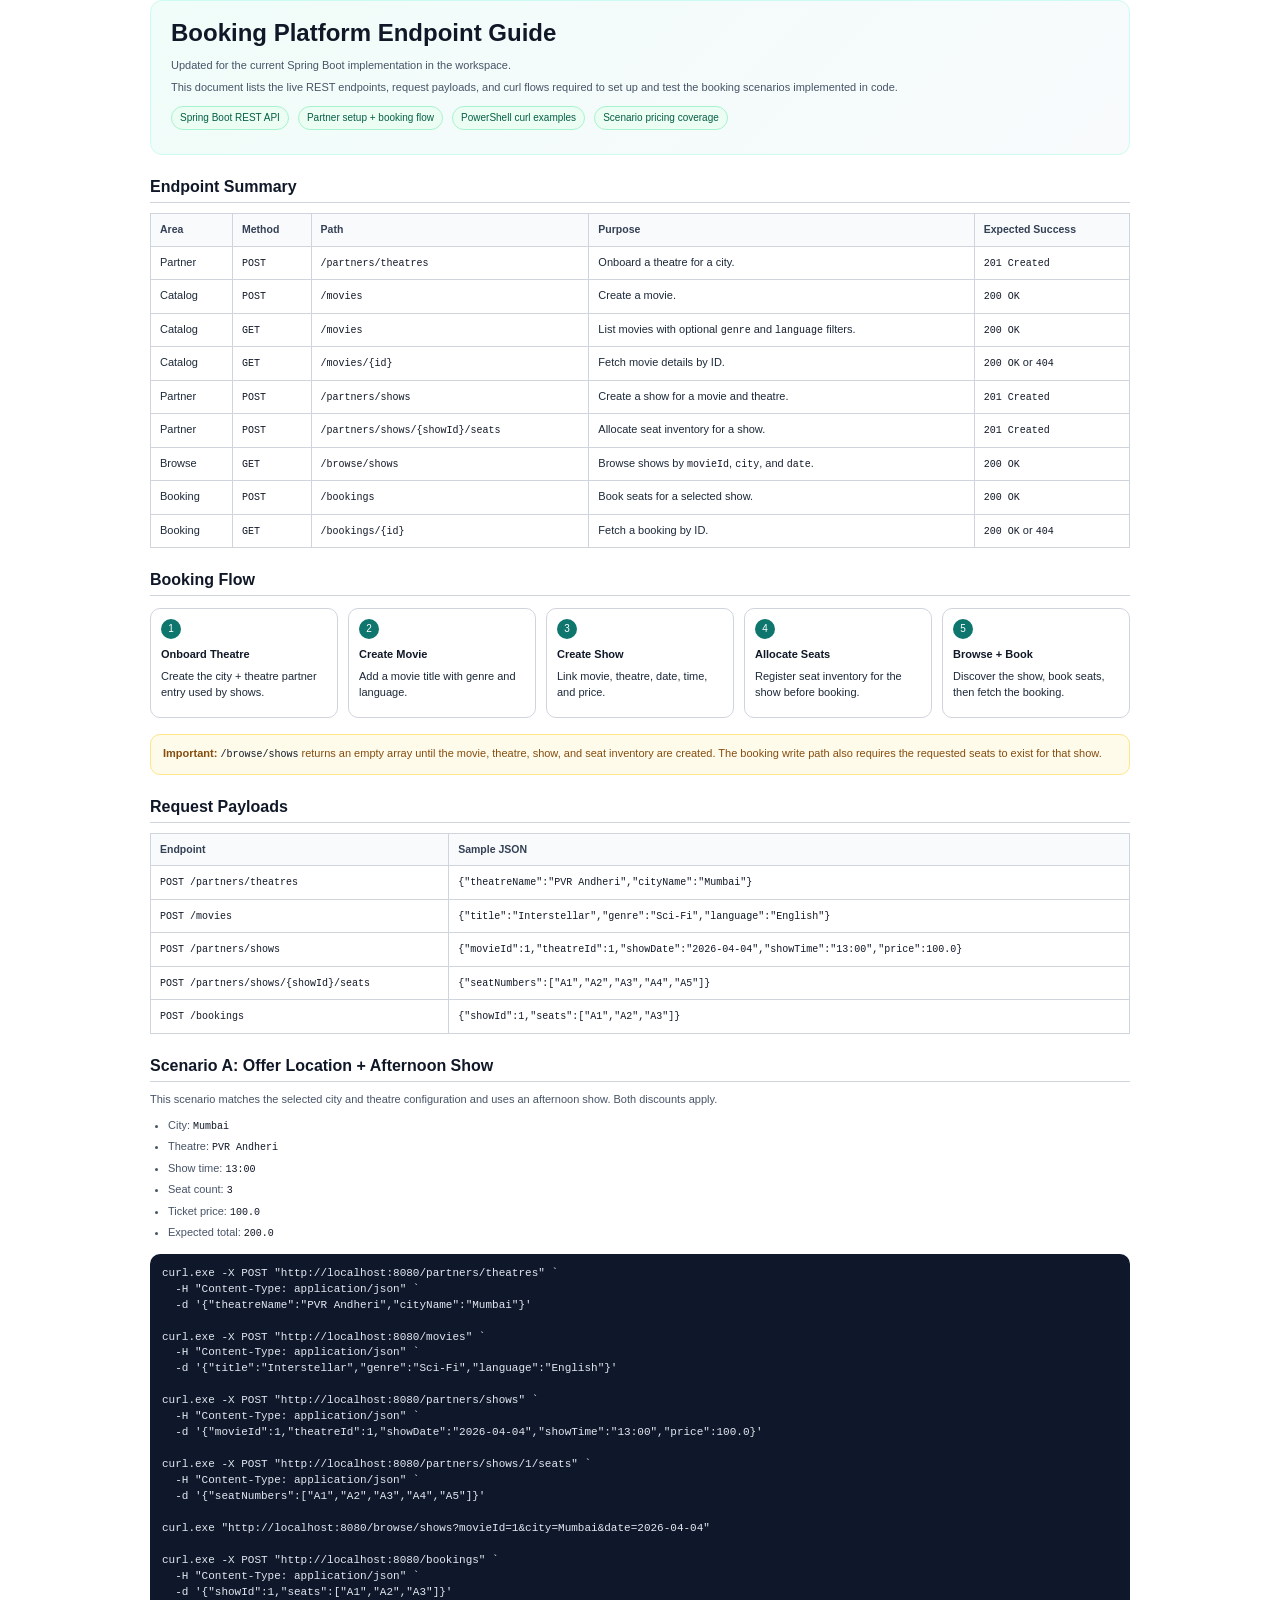
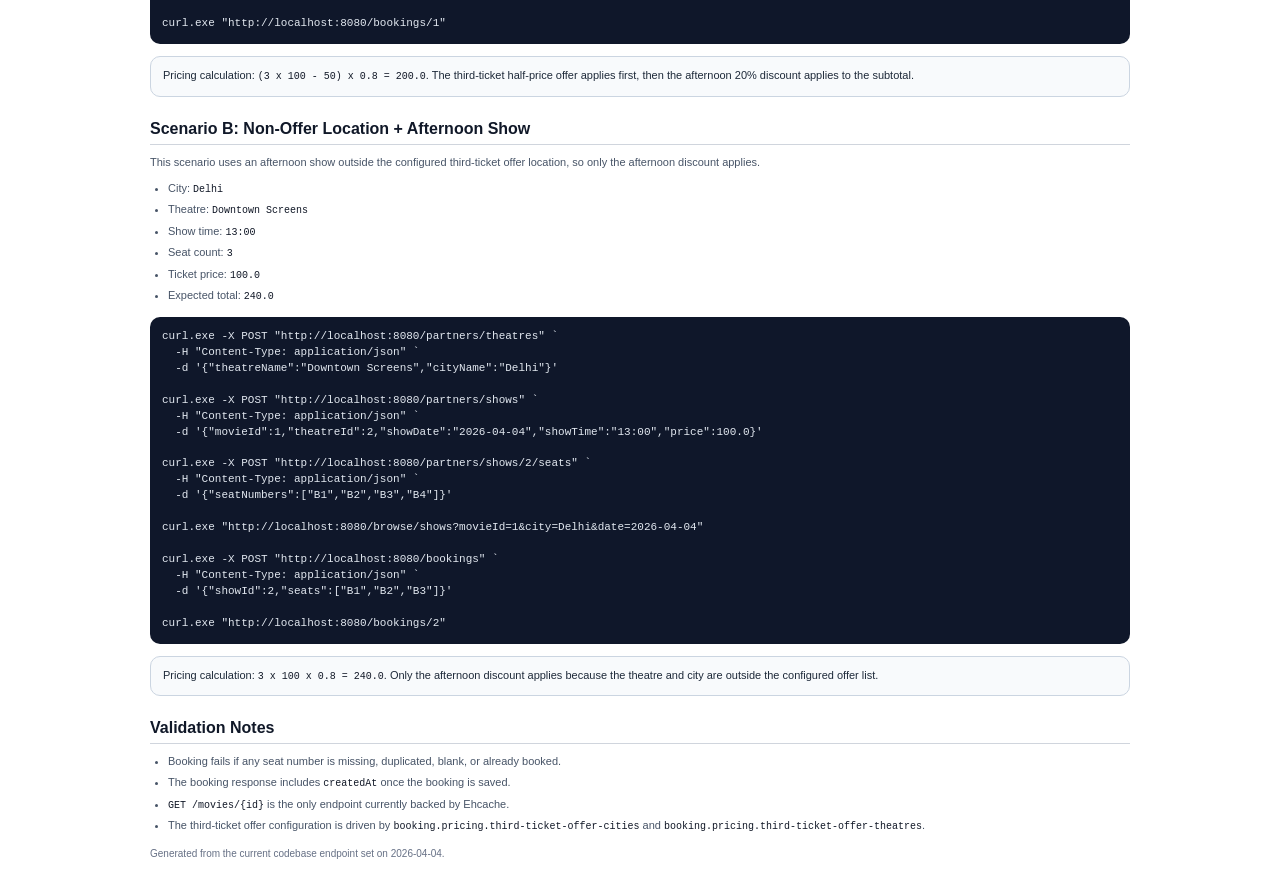
<file: booking_endpoints.html>
<!DOCTYPE html>
<html lang="en">
<head>
  <meta charset="UTF-8">
  <title>Booking Platform Endpoints</title>
  <style>
    :root {
      --ink: #1d2939;
      --muted: #475467;
      --line: #d0d5dd;
      --soft: #f8fafc;
      --accent: #0f766e;
      --accent-soft: #ecfdf3;
      --warn: #854d0e;
      --warn-soft: #fffbeb;
    }

    @page {
      size: A4;
      margin: 0.55in;
    }

    body {
      font-family: "Segoe UI", Arial, sans-serif;
      color: var(--ink);
      margin: 0;
      line-height: 1.45;
      font-size: 11px;
      background: #fff;
    }

    .page {
      max-width: 980px;
      margin: 0 auto;
    }

    h1, h2, h3 {
      margin: 0 0 10px;
      line-height: 1.2;
    }

    h1 {
      font-size: 24px;
      color: #101828;
    }

    h2 {
      font-size: 16px;
      color: #101828;
      padding-bottom: 6px;
      border-bottom: 1px solid var(--line);
      margin-top: 22px;
    }

    h3 {
      font-size: 13px;
      margin-top: 16px;
    }

    p {
      margin: 0 0 10px;
      color: var(--muted);
    }

    .hero {
      padding: 18px 20px;
      background: linear-gradient(135deg, #f0fdf9, #f8fafc);
      border: 1px solid #ccfbf1;
      border-radius: 12px;
      margin-bottom: 18px;
    }

    .hero p {
      margin-bottom: 6px;
    }

    .tag-row {
      margin-top: 10px;
    }

    .tag {
      display: inline-block;
      padding: 4px 8px;
      border-radius: 999px;
      border: 1px solid #a7f3d0;
      background: var(--accent-soft);
      color: #065f46;
      font-size: 10px;
      margin-right: 6px;
      margin-bottom: 6px;
    }

    table {
      width: 100%;
      border-collapse: collapse;
      margin: 10px 0 14px;
      page-break-inside: avoid;
    }

    th, td {
      border: 1px solid var(--line);
      padding: 8px 9px;
      text-align: left;
      vertical-align: top;
    }

    th {
      background: var(--soft);
      color: #344054;
      font-size: 10.5px;
    }

    code {
      font-family: Consolas, "Courier New", monospace;
      font-size: 10px;
      color: #111827;
    }

    pre {
      background: #0f172a;
      color: #e2e8f0;
      padding: 12px;
      border-radius: 10px;
      overflow-x: auto;
      white-space: pre-wrap;
      word-break: break-word;
      margin: 8px 0 12px;
      page-break-inside: avoid;
    }

    .note, .warning {
      border-radius: 10px;
      padding: 11px 12px;
      margin: 10px 0 14px;
      page-break-inside: avoid;
    }

    .note {
      background: #f8fafc;
      border: 1px solid #cbd5e1;
    }

    .warning {
      background: var(--warn-soft);
      border: 1px solid #fde68a;
      color: var(--warn);
    }

    .flow {
      display: grid;
      grid-template-columns: repeat(5, 1fr);
      gap: 10px;
      margin: 12px 0 16px;
      page-break-inside: avoid;
    }

    .step {
      border: 1px solid var(--line);
      border-radius: 10px;
      padding: 10px;
      background: #fff;
      min-height: 88px;
    }

    .step .num {
      display: inline-block;
      width: 20px;
      height: 20px;
      border-radius: 50%;
      background: #0f766e;
      color: #fff;
      text-align: center;
      line-height: 20px;
      font-size: 10px;
      margin-bottom: 8px;
    }

    .step strong {
      display: block;
      margin-bottom: 6px;
      color: #101828;
    }

    ul {
      margin: 8px 0 12px 18px;
      padding: 0;
      color: var(--muted);
    }

    li {
      margin-bottom: 5px;
    }

    .small {
      font-size: 10px;
      color: #667085;
    }

    .page-break {
      page-break-before: always;
    }
  </style>
</head>
<body>
  <div class="page">
    <section class="hero">
      <h1>Booking Platform Endpoint Guide</h1>
      <p>Updated for the current Spring Boot implementation in the workspace.</p>
      <p>This document lists the live REST endpoints, request payloads, and curl flows required to set up and test the booking scenarios implemented in code.</p>
      <div class="tag-row">
        <span class="tag">Spring Boot REST API</span>
        <span class="tag">Partner setup + booking flow</span>
        <span class="tag">PowerShell curl examples</span>
        <span class="tag">Scenario pricing coverage</span>
      </div>
    </section>

    <h2>Endpoint Summary</h2>
    <table>
      <thead>
        <tr>
          <th>Area</th>
          <th>Method</th>
          <th>Path</th>
          <th>Purpose</th>
          <th>Expected Success</th>
        </tr>
      </thead>
      <tbody>
        <tr>
          <td>Partner</td>
          <td><code>POST</code></td>
          <td><code>/partners/theatres</code></td>
          <td>Onboard a theatre for a city.</td>
          <td><code>201 Created</code></td>
        </tr>
        <tr>
          <td>Catalog</td>
          <td><code>POST</code></td>
          <td><code>/movies</code></td>
          <td>Create a movie.</td>
          <td><code>200 OK</code></td>
        </tr>
        <tr>
          <td>Catalog</td>
          <td><code>GET</code></td>
          <td><code>/movies</code></td>
          <td>List movies with optional <code>genre</code> and <code>language</code> filters.</td>
          <td><code>200 OK</code></td>
        </tr>
        <tr>
          <td>Catalog</td>
          <td><code>GET</code></td>
          <td><code>/movies/{id}</code></td>
          <td>Fetch movie details by ID.</td>
          <td><code>200 OK</code> or <code>404</code></td>
        </tr>
        <tr>
          <td>Partner</td>
          <td><code>POST</code></td>
          <td><code>/partners/shows</code></td>
          <td>Create a show for a movie and theatre.</td>
          <td><code>201 Created</code></td>
        </tr>
        <tr>
          <td>Partner</td>
          <td><code>POST</code></td>
          <td><code>/partners/shows/{showId}/seats</code></td>
          <td>Allocate seat inventory for a show.</td>
          <td><code>201 Created</code></td>
        </tr>
        <tr>
          <td>Browse</td>
          <td><code>GET</code></td>
          <td><code>/browse/shows</code></td>
          <td>Browse shows by <code>movieId</code>, <code>city</code>, and <code>date</code>.</td>
          <td><code>200 OK</code></td>
        </tr>
        <tr>
          <td>Booking</td>
          <td><code>POST</code></td>
          <td><code>/bookings</code></td>
          <td>Book seats for a selected show.</td>
          <td><code>200 OK</code></td>
        </tr>
        <tr>
          <td>Booking</td>
          <td><code>GET</code></td>
          <td><code>/bookings/{id}</code></td>
          <td>Fetch a booking by ID.</td>
          <td><code>200 OK</code> or <code>404</code></td>
        </tr>
      </tbody>
    </table>

    <h2>Booking Flow</h2>
    <div class="flow">
      <div class="step">
        <div class="num">1</div>
        <strong>Onboard Theatre</strong>
        Create the city + theatre partner entry used by shows.
      </div>
      <div class="step">
        <div class="num">2</div>
        <strong>Create Movie</strong>
        Add a movie title with genre and language.
      </div>
      <div class="step">
        <div class="num">3</div>
        <strong>Create Show</strong>
        Link movie, theatre, date, time, and price.
      </div>
      <div class="step">
        <div class="num">4</div>
        <strong>Allocate Seats</strong>
        Register seat inventory for the show before booking.
      </div>
      <div class="step">
        <div class="num">5</div>
        <strong>Browse + Book</strong>
        Discover the show, book seats, then fetch the booking.
      </div>
    </div>

    <div class="warning">
      <strong>Important:</strong> <code>/browse/shows</code> returns an empty array until the movie, theatre, show, and seat inventory are created. The booking write path also requires the requested seats to exist for that show.
    </div>

    <h2>Request Payloads</h2>
    <table>
      <thead>
        <tr>
          <th>Endpoint</th>
          <th>Sample JSON</th>
        </tr>
      </thead>
      <tbody>
        <tr>
          <td><code>POST /partners/theatres</code></td>
          <td><code>{"theatreName":"PVR Andheri","cityName":"Mumbai"}</code></td>
        </tr>
        <tr>
          <td><code>POST /movies</code></td>
          <td><code>{"title":"Interstellar","genre":"Sci-Fi","language":"English"}</code></td>
        </tr>
        <tr>
          <td><code>POST /partners/shows</code></td>
          <td><code>{"movieId":1,"theatreId":1,"showDate":"2026-04-04","showTime":"13:00","price":100.0}</code></td>
        </tr>
        <tr>
          <td><code>POST /partners/shows/{showId}/seats</code></td>
          <td><code>{"seatNumbers":["A1","A2","A3","A4","A5"]}</code></td>
        </tr>
        <tr>
          <td><code>POST /bookings</code></td>
          <td><code>{"showId":1,"seats":["A1","A2","A3"]}</code></td>
        </tr>
      </tbody>
    </table>

    <div class="page-break"></div>

    <h2>Scenario A: Offer Location + Afternoon Show</h2>
    <p>This scenario matches the selected city and theatre configuration and uses an afternoon show. Both discounts apply.</p>
    <ul>
      <li>City: <code>Mumbai</code></li>
      <li>Theatre: <code>PVR Andheri</code></li>
      <li>Show time: <code>13:00</code></li>
      <li>Seat count: <code>3</code></li>
      <li>Ticket price: <code>100.0</code></li>
      <li>Expected total: <code>200.0</code></li>
    </ul>
    <pre>curl.exe -X POST "http://localhost:8080/partners/theatres" `
  -H "Content-Type: application/json" `
  -d '{"theatreName":"PVR Andheri","cityName":"Mumbai"}'

curl.exe -X POST "http://localhost:8080/movies" `
  -H "Content-Type: application/json" `
  -d '{"title":"Interstellar","genre":"Sci-Fi","language":"English"}'

curl.exe -X POST "http://localhost:8080/partners/shows" `
  -H "Content-Type: application/json" `
  -d '{"movieId":1,"theatreId":1,"showDate":"2026-04-04","showTime":"13:00","price":100.0}'

curl.exe -X POST "http://localhost:8080/partners/shows/1/seats" `
  -H "Content-Type: application/json" `
  -d '{"seatNumbers":["A1","A2","A3","A4","A5"]}'

curl.exe "http://localhost:8080/browse/shows?movieId=1&city=Mumbai&date=2026-04-04"

curl.exe -X POST "http://localhost:8080/bookings" `
  -H "Content-Type: application/json" `
  -d '{"showId":1,"seats":["A1","A2","A3"]}'

curl.exe "http://localhost:8080/bookings/1"</pre>

    <div class="note">
      Pricing calculation: <code>(3 x 100 - 50) x 0.8 = 200.0</code>. The third-ticket half-price offer applies first, then the afternoon 20% discount applies to the subtotal.
    </div>

    <h2>Scenario B: Non-Offer Location + Afternoon Show</h2>
    <p>This scenario uses an afternoon show outside the configured third-ticket offer location, so only the afternoon discount applies.</p>
    <ul>
      <li>City: <code>Delhi</code></li>
      <li>Theatre: <code>Downtown Screens</code></li>
      <li>Show time: <code>13:00</code></li>
      <li>Seat count: <code>3</code></li>
      <li>Ticket price: <code>100.0</code></li>
      <li>Expected total: <code>240.0</code></li>
    </ul>
    <pre>curl.exe -X POST "http://localhost:8080/partners/theatres" `
  -H "Content-Type: application/json" `
  -d '{"theatreName":"Downtown Screens","cityName":"Delhi"}'

curl.exe -X POST "http://localhost:8080/partners/shows" `
  -H "Content-Type: application/json" `
  -d '{"movieId":1,"theatreId":2,"showDate":"2026-04-04","showTime":"13:00","price":100.0}'

curl.exe -X POST "http://localhost:8080/partners/shows/2/seats" `
  -H "Content-Type: application/json" `
  -d '{"seatNumbers":["B1","B2","B3","B4"]}'

curl.exe "http://localhost:8080/browse/shows?movieId=1&city=Delhi&date=2026-04-04"

curl.exe -X POST "http://localhost:8080/bookings" `
  -H "Content-Type: application/json" `
  -d '{"showId":2,"seats":["B1","B2","B3"]}'

curl.exe "http://localhost:8080/bookings/2"</pre>

    <div class="note">
      Pricing calculation: <code>3 x 100 x 0.8 = 240.0</code>. Only the afternoon discount applies because the theatre and city are outside the configured offer list.
    </div>

    <h2>Validation Notes</h2>
    <ul>
      <li>Booking fails if any seat number is missing, duplicated, blank, or already booked.</li>
      <li>The booking response includes <code>createdAt</code> once the booking is saved.</li>
      <li><code>GET /movies/{id}</code> is the only endpoint currently backed by Ehcache.</li>
      <li>The third-ticket offer configuration is driven by <code>booking.pricing.third-ticket-offer-cities</code> and <code>booking.pricing.third-ticket-offer-theatres</code>.</li>
    </ul>

    <p class="small">Generated from the current codebase endpoint set on 2026-04-04.</p>
  </div>
</body>
</html>
</file>
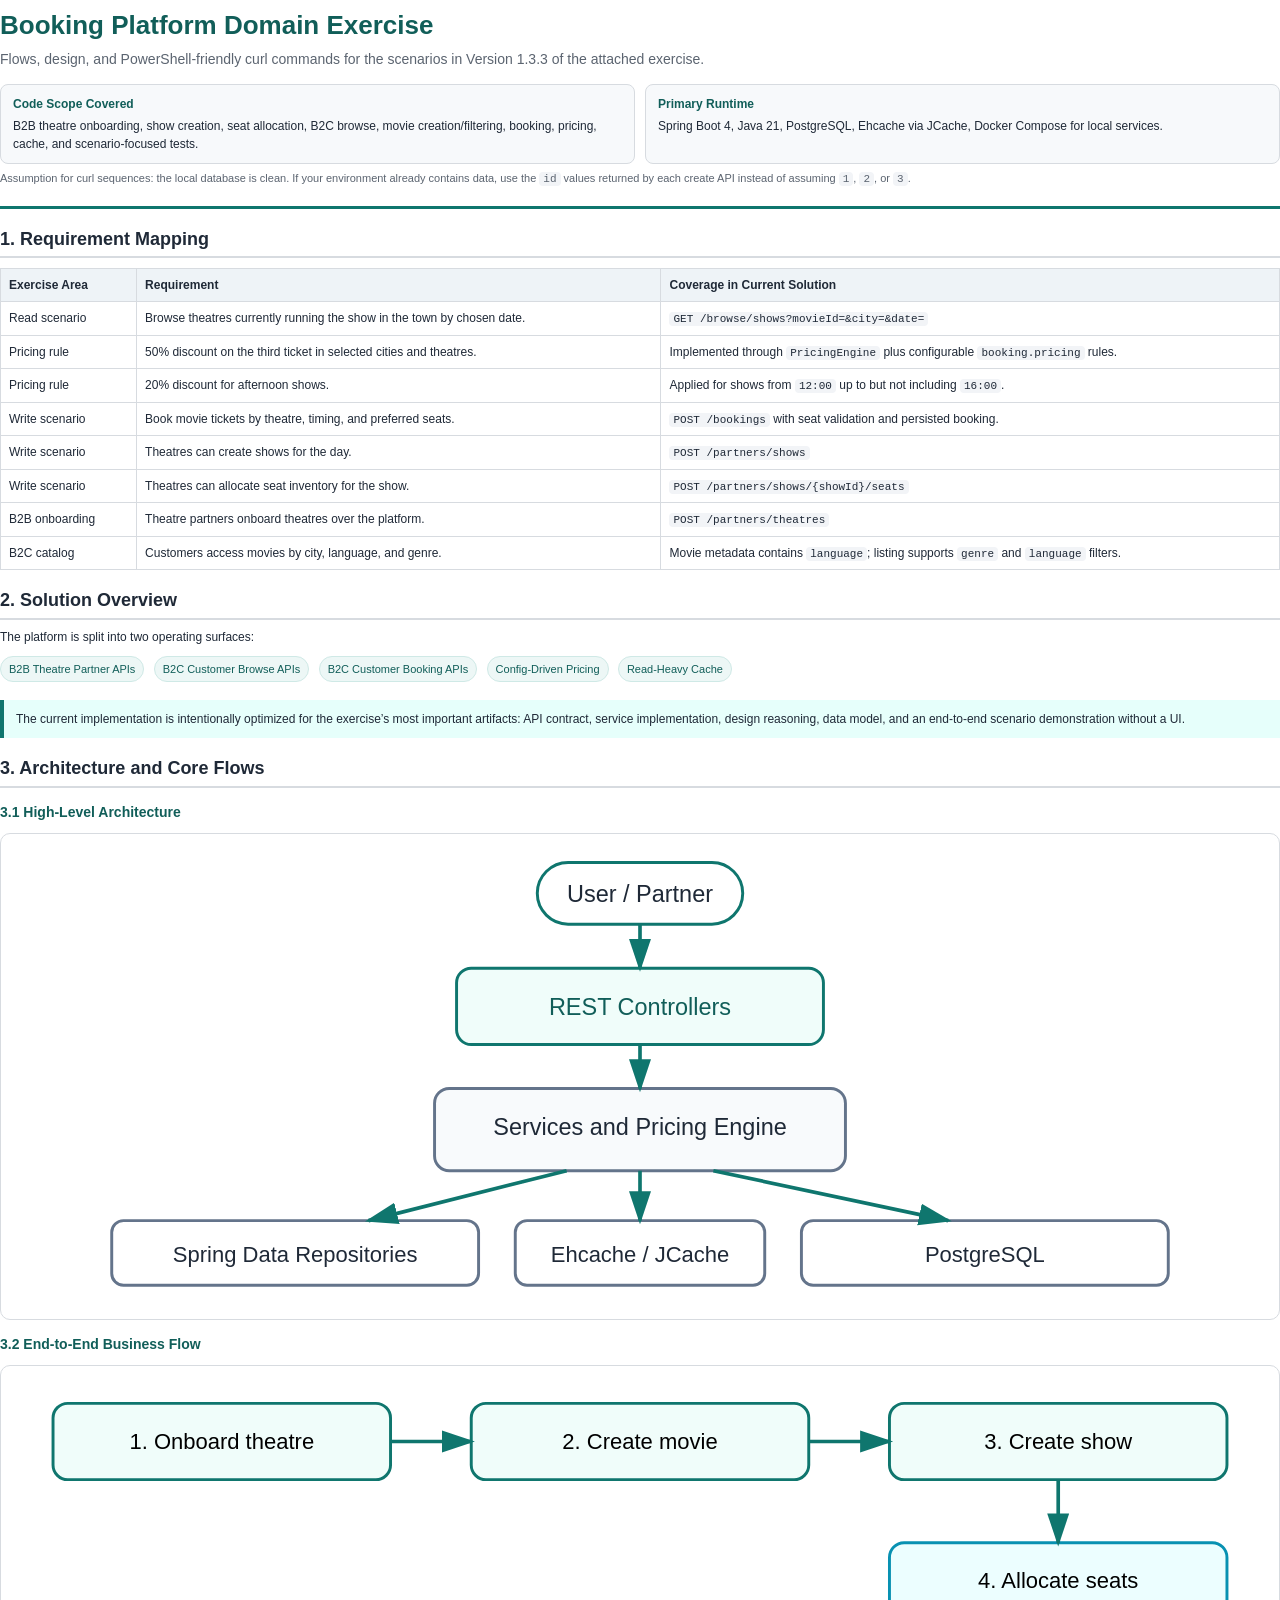
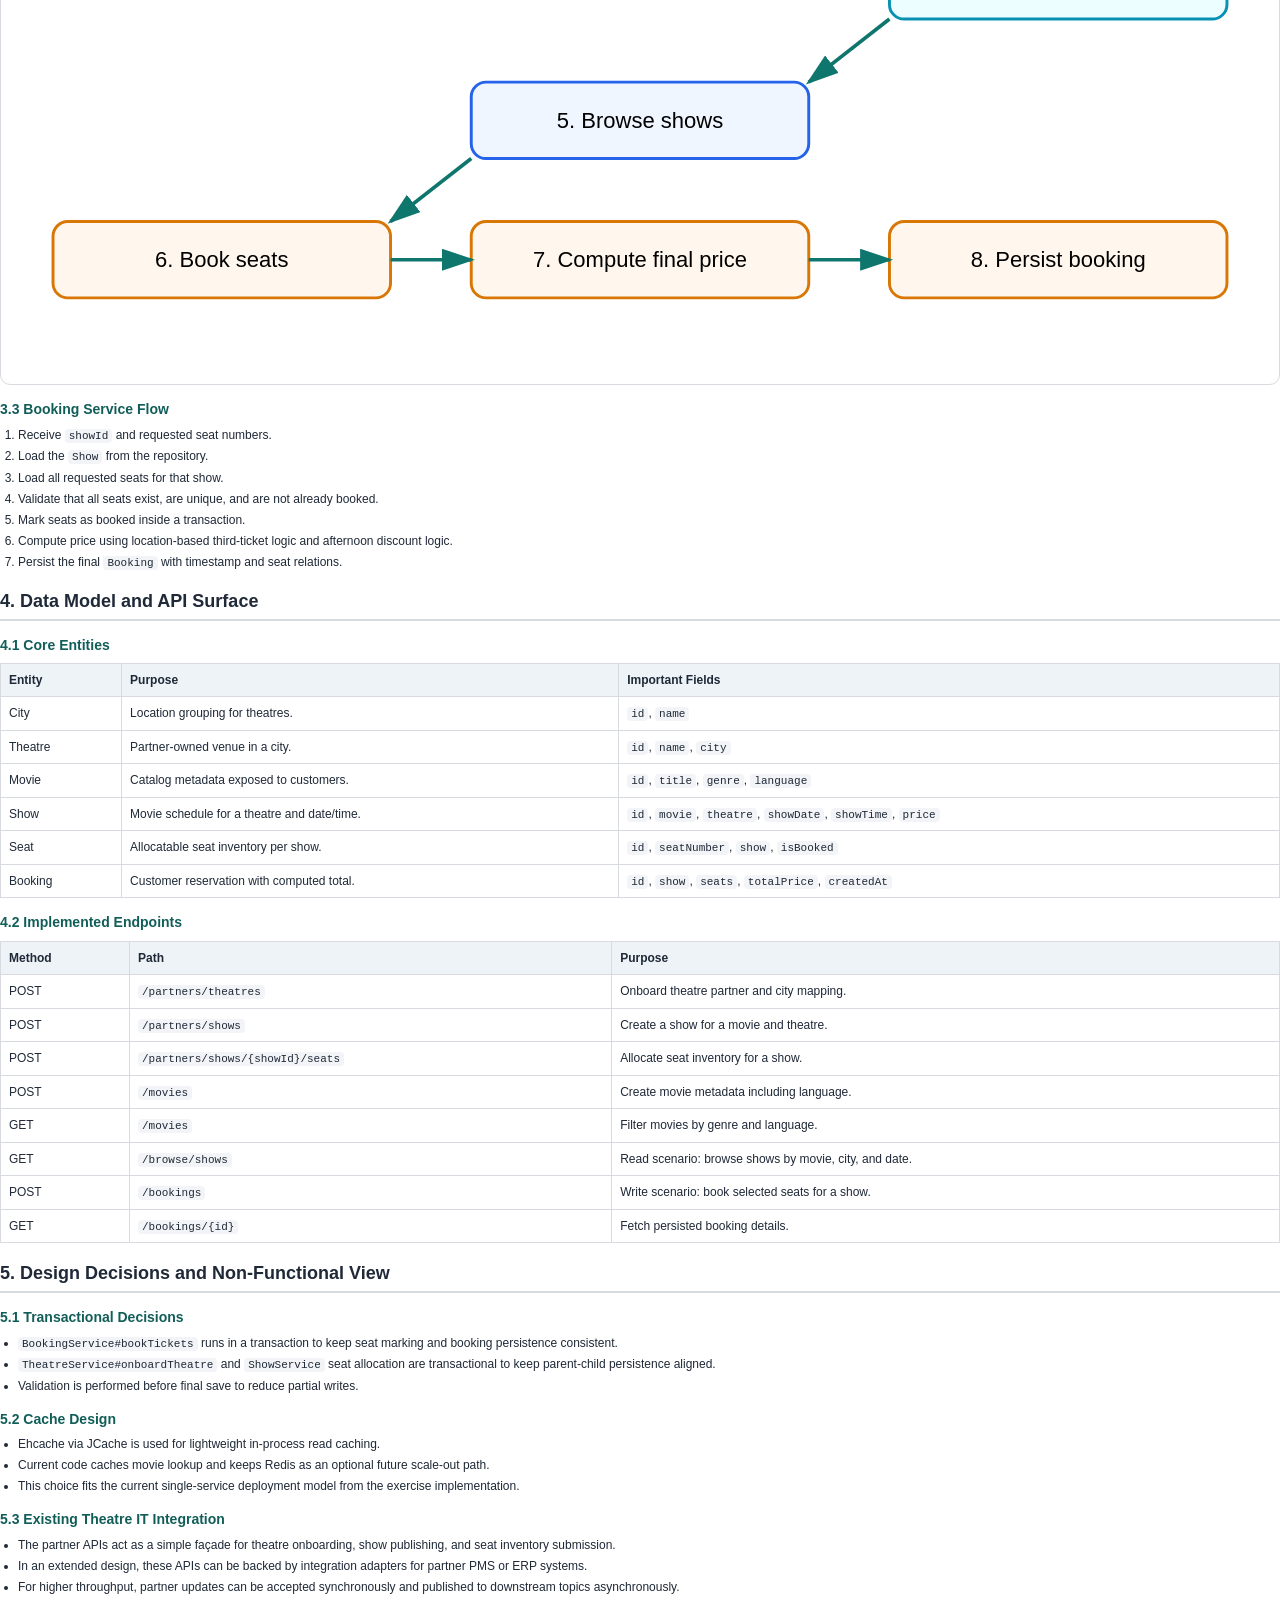
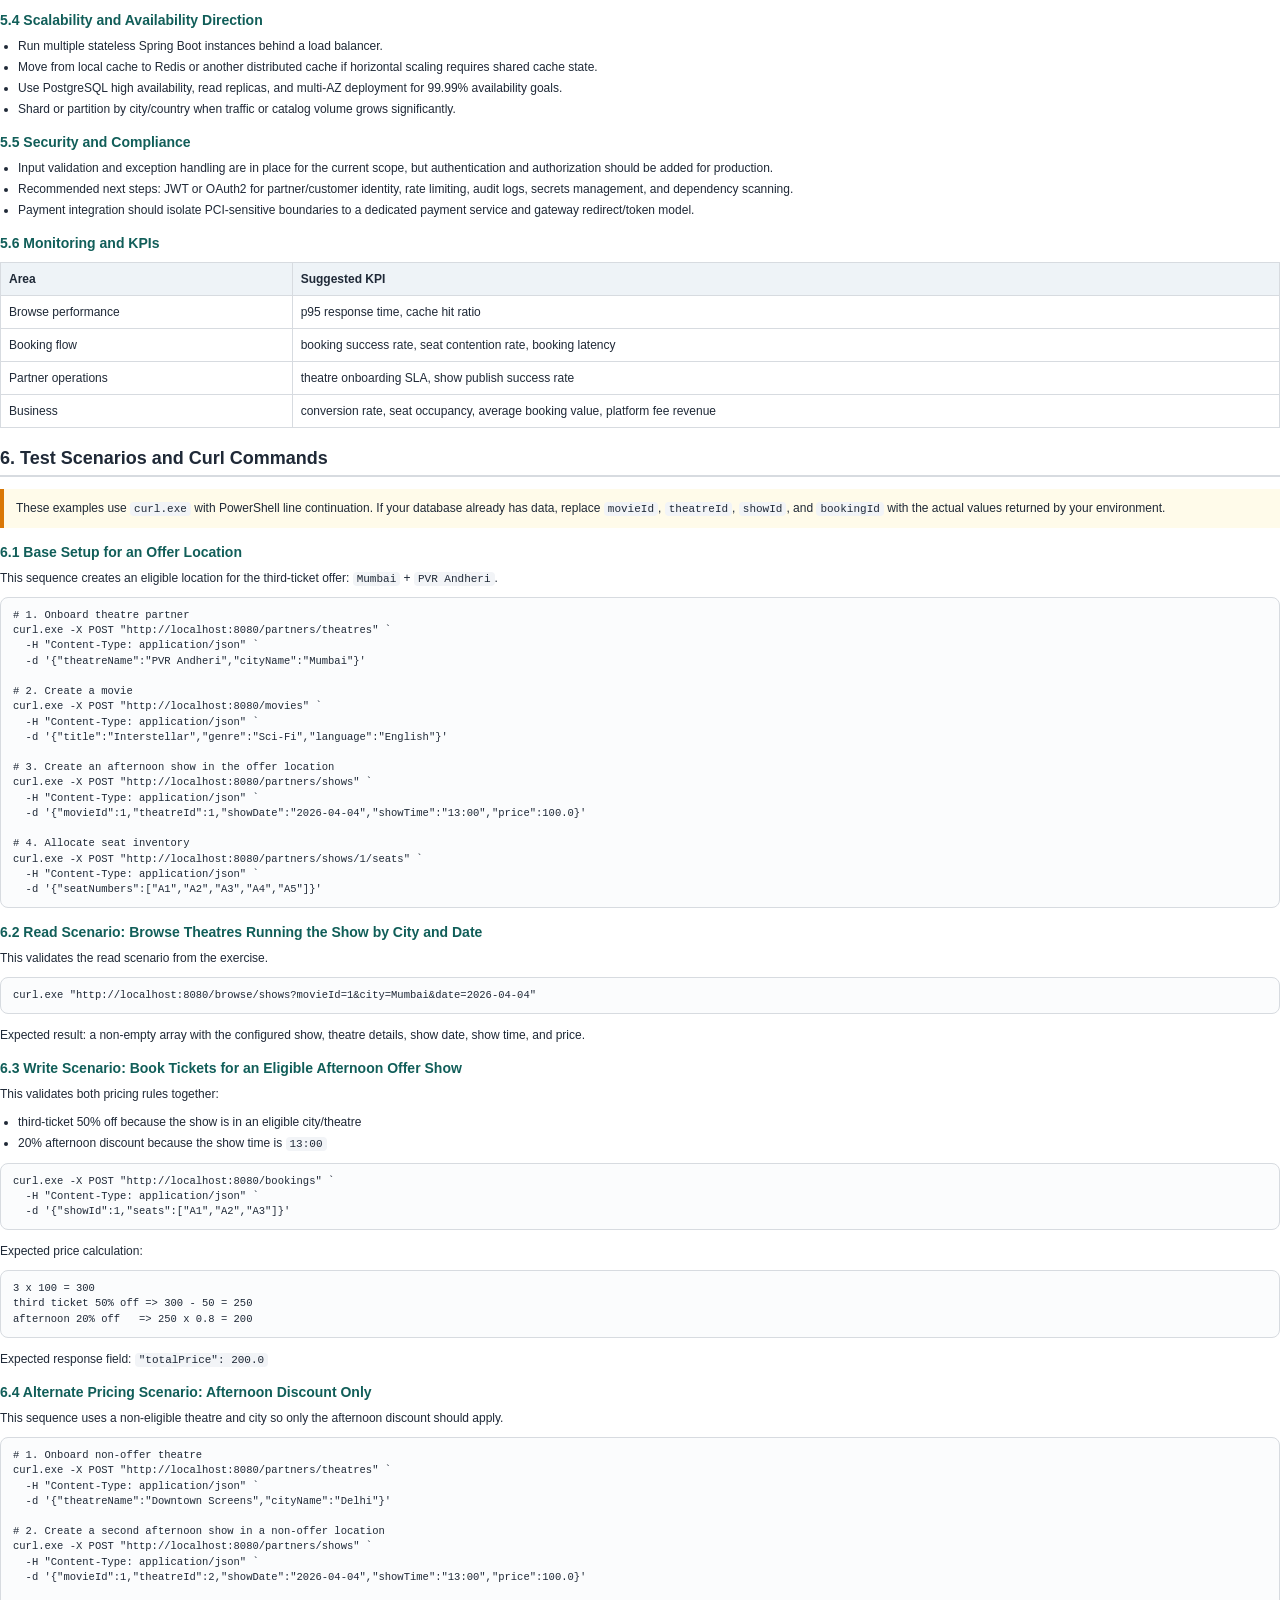
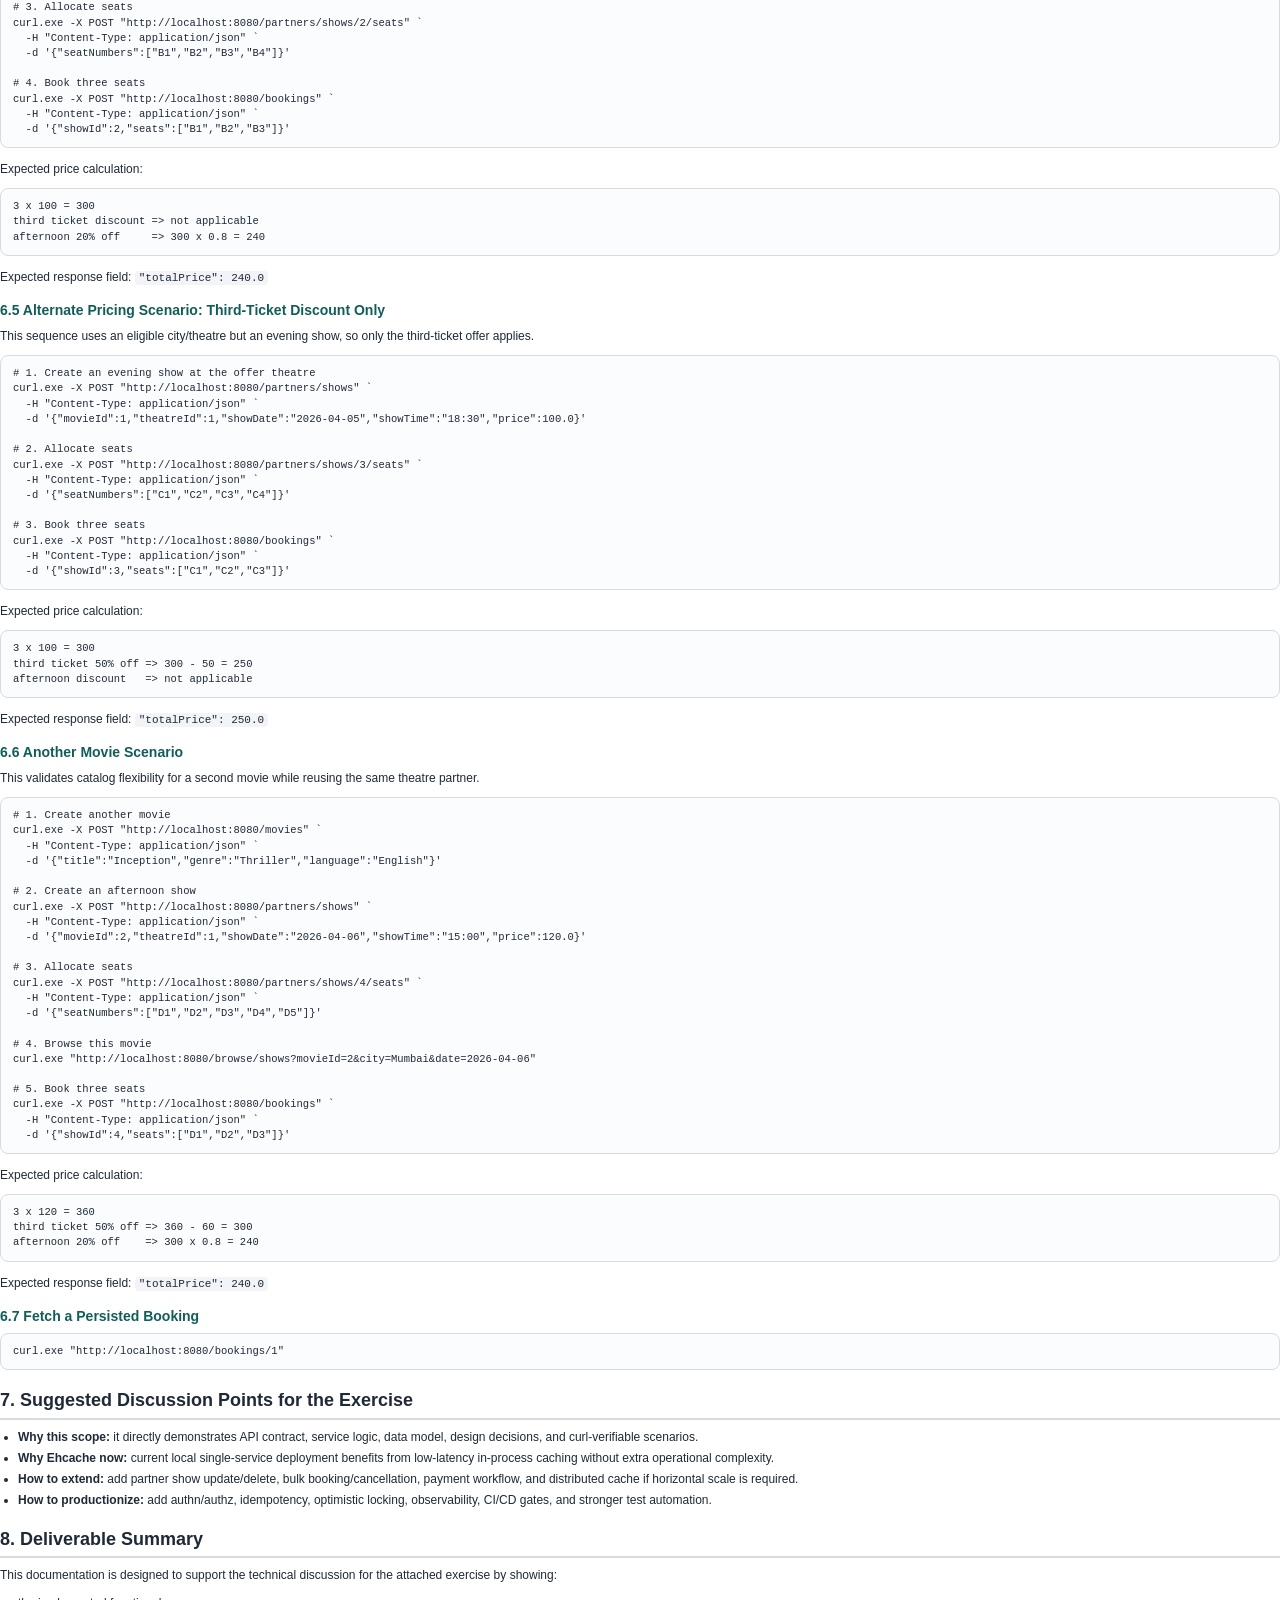
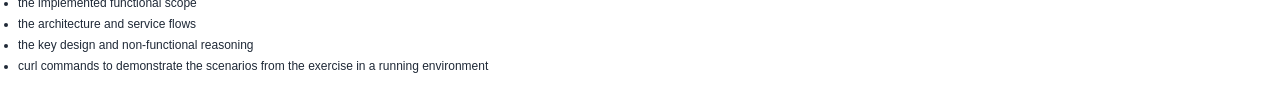
<file: docs/solution-flow-document.html>
<!DOCTYPE html>
<html lang="en">
<head>
  <meta charset="UTF-8">
  <meta name="viewport" content="width=device-width, initial-scale=1.0">
  <title>Booking Platform Domain Exercise Documentation</title>
  <style>
    @page {
      size: A4;
      margin: 18mm 14mm;
    }

    :root {
      --ink: #1f2937;
      --muted: #5b6470;
      --border: #d7dbe0;
      --panel: #f7f9fb;
      --accent: #0f766e;
      --accent-soft: #e6fffb;
      --accent-dark: #115e59;
      --danger-soft: #fff5f5;
      --warning-soft: #fffbea;
      --mono: "Cascadia Code", "Consolas", "Courier New", monospace;
      --sans: "Segoe UI", Arial, sans-serif;
    }

    * {
      box-sizing: border-box;
    }

    body {
      margin: 0;
      color: var(--ink);
      font-family: var(--sans);
      font-size: 12px;
      line-height: 1.5;
      background: white;
    }

    h1, h2, h3 {
      margin: 0 0 8px;
      line-height: 1.2;
    }

    h1 {
      font-size: 26px;
      color: var(--accent-dark);
    }

    h2 {
      margin-top: 20px;
      padding-bottom: 6px;
      font-size: 18px;
      border-bottom: 2px solid var(--border);
    }

    h3 {
      margin-top: 16px;
      font-size: 14px;
      color: var(--accent-dark);
    }

    p {
      margin: 0 0 10px;
    }

    ul, ol {
      margin: 6px 0 10px 18px;
      padding: 0;
    }

    li {
      margin: 3px 0;
    }

    .cover {
      padding: 10px 0 8px;
      border-bottom: 3px solid var(--accent);
    }

    .subtitle {
      color: var(--muted);
      font-size: 14px;
      margin-bottom: 10px;
    }

    .summary-grid {
      display: grid;
      grid-template-columns: 1fr 1fr;
      gap: 10px;
      margin: 14px 0 6px;
    }

    .card {
      border: 1px solid var(--border);
      background: var(--panel);
      border-radius: 8px;
      padding: 10px 12px;
    }

    .card strong {
      display: block;
      margin-bottom: 4px;
      color: var(--accent-dark);
    }

    .callout {
      border-left: 4px solid var(--accent);
      background: var(--accent-soft);
      padding: 10px 12px;
      margin: 12px 0;
    }

    .warning {
      border-left-color: #d97706;
      background: var(--warning-soft);
    }

    .table {
      width: 100%;
      border-collapse: collapse;
      margin: 10px 0 14px;
    }

    .table th,
    .table td {
      border: 1px solid var(--border);
      padding: 7px 8px;
      text-align: left;
      vertical-align: top;
    }

    .table th {
      background: #eef3f7;
    }

    code {
      font-family: var(--mono);
      font-size: 11px;
      background: #f2f4f7;
      padding: 1px 4px;
      border-radius: 4px;
    }

    pre {
      margin: 8px 0 12px;
      padding: 10px 12px;
      border: 1px solid var(--border);
      border-radius: 8px;
      background: #fbfcfd;
      font-family: var(--mono);
      font-size: 10.5px;
      line-height: 1.45;
      white-space: pre-wrap;
      word-break: break-word;
    }

    .diagram {
      margin: 12px 0 16px;
      border: 1px solid var(--border);
      border-radius: 10px;
      background: white;
      padding: 8px;
    }

    .diagram svg {
      width: 100%;
      height: auto;
      display: block;
    }

    .pill {
      display: inline-block;
      margin-right: 6px;
      margin-bottom: 6px;
      padding: 4px 8px;
      border-radius: 999px;
      background: #edf7f6;
      color: var(--accent-dark);
      border: 1px solid #cfe9e6;
      font-size: 11px;
    }

    .section-break {
      page-break-before: always;
    }

    .small {
      color: var(--muted);
      font-size: 11px;
    }
  </style>
</head>
<body>
  <section class="cover">
    <h1>Booking Platform Domain Exercise</h1>
    <p class="subtitle">Flows, design, and PowerShell-friendly curl commands for the scenarios in Version 1.3.3 of the attached exercise.</p>
    <div class="summary-grid">
      <div class="card">
        <strong>Code Scope Covered</strong>
        <div>B2B theatre onboarding, show creation, seat allocation, B2C browse, movie creation/filtering, booking, pricing, cache, and scenario-focused tests.</div>
      </div>
      <div class="card">
        <strong>Primary Runtime</strong>
        <div>Spring Boot 4, Java 21, PostgreSQL, Ehcache via JCache, Docker Compose for local services.</div>
      </div>
    </div>
    <p class="small">Assumption for curl sequences: the local database is clean. If your environment already contains data, use the <code>id</code> values returned by each create API instead of assuming <code>1</code>, <code>2</code>, or <code>3</code>.</p>
  </section>

  <h2>1. Requirement Mapping</h2>
  <table class="table">
    <thead>
      <tr>
        <th>Exercise Area</th>
        <th>Requirement</th>
        <th>Coverage in Current Solution</th>
      </tr>
    </thead>
    <tbody>
      <tr>
        <td>Read scenario</td>
        <td>Browse theatres currently running the show in the town by chosen date.</td>
        <td><code>GET /browse/shows?movieId=&amp;city=&amp;date=</code></td>
      </tr>
      <tr>
        <td>Pricing rule</td>
        <td>50% discount on the third ticket in selected cities and theatres.</td>
        <td>Implemented through <code>PricingEngine</code> plus configurable <code>booking.pricing</code> rules.</td>
      </tr>
      <tr>
        <td>Pricing rule</td>
        <td>20% discount for afternoon shows.</td>
        <td>Applied for shows from <code>12:00</code> up to but not including <code>16:00</code>.</td>
      </tr>
      <tr>
        <td>Write scenario</td>
        <td>Book movie tickets by theatre, timing, and preferred seats.</td>
        <td><code>POST /bookings</code> with seat validation and persisted booking.</td>
      </tr>
      <tr>
        <td>Write scenario</td>
        <td>Theatres can create shows for the day.</td>
        <td><code>POST /partners/shows</code></td>
      </tr>
      <tr>
        <td>Write scenario</td>
        <td>Theatres can allocate seat inventory for the show.</td>
        <td><code>POST /partners/shows/{showId}/seats</code></td>
      </tr>
      <tr>
        <td>B2B onboarding</td>
        <td>Theatre partners onboard theatres over the platform.</td>
        <td><code>POST /partners/theatres</code></td>
      </tr>
      <tr>
        <td>B2C catalog</td>
        <td>Customers access movies by city, language, and genre.</td>
        <td>Movie metadata contains <code>language</code>; listing supports <code>genre</code> and <code>language</code> filters.</td>
      </tr>
    </tbody>
  </table>

  <h2>2. Solution Overview</h2>
  <p>The platform is split into two operating surfaces:</p>
  <div>
    <span class="pill">B2B Theatre Partner APIs</span>
    <span class="pill">B2C Customer Browse APIs</span>
    <span class="pill">B2C Customer Booking APIs</span>
    <span class="pill">Config-Driven Pricing</span>
    <span class="pill">Read-Heavy Cache</span>
  </div>
  <div class="callout">
    The current implementation is intentionally optimized for the exercise’s most important artifacts: API contract, service implementation, design reasoning, data model, and an end-to-end scenario demonstration without a UI.
  </div>

  <h2>3. Architecture and Core Flows</h2>
  <h3>3.1 High-Level Architecture</h3>
  <div class="diagram">
    <svg viewBox="0 0 860 320" xmlns="http://www.w3.org/2000/svg">
      <defs>
        <marker id="arrow" markerWidth="10" markerHeight="10" refX="8" refY="3" orient="auto">
          <path d="M0,0 L0,6 L9,3 z" fill="#0f766e"/>
        </marker>
      </defs>
      <rect x="360" y="14" width="140" height="42" rx="21" fill="#ffffff" stroke="#0f766e" stroke-width="2"/>
      <text x="430" y="41" text-anchor="middle" font-size="16" fill="#1f2937">User / Partner</text>

      <rect x="305" y="86" width="250" height="52" rx="10" fill="#f0fdfa" stroke="#0f766e" stroke-width="2"/>
      <text x="430" y="118" text-anchor="middle" font-size="16" fill="#115e59">REST Controllers</text>

      <rect x="290" y="168" width="280" height="56" rx="10" fill="#f8fafc" stroke="#64748b" stroke-width="2"/>
      <text x="430" y="200" text-anchor="middle" font-size="16" fill="#1f2937">Services and Pricing Engine</text>

      <rect x="70" y="258" width="250" height="44" rx="8" fill="#ffffff" stroke="#64748b" stroke-width="2"/>
      <text x="195" y="286" text-anchor="middle" font-size="15" fill="#1f2937">Spring Data Repositories</text>

      <rect x="345" y="258" width="170" height="44" rx="8" fill="#ffffff" stroke="#64748b" stroke-width="2"/>
      <text x="430" y="286" text-anchor="middle" font-size="15" fill="#1f2937">Ehcache / JCache</text>

      <rect x="540" y="258" width="250" height="44" rx="8" fill="#ffffff" stroke="#64748b" stroke-width="2"/>
      <text x="665" y="286" text-anchor="middle" font-size="15" fill="#1f2937">PostgreSQL</text>

      <line x1="430" y1="56" x2="430" y2="86" stroke="#0f766e" stroke-width="2.5" marker-end="url(#arrow)"/>
      <line x1="430" y1="138" x2="430" y2="168" stroke="#0f766e" stroke-width="2.5" marker-end="url(#arrow)"/>
      <line x1="380" y1="224" x2="245" y2="258" stroke="#0f766e" stroke-width="2.5" marker-end="url(#arrow)"/>
      <line x1="430" y1="224" x2="430" y2="258" stroke="#0f766e" stroke-width="2.5" marker-end="url(#arrow)"/>
      <line x1="480" y1="224" x2="640" y2="258" stroke="#0f766e" stroke-width="2.5" marker-end="url(#arrow)"/>
    </svg>
  </div>

  <h3>3.2 End-to-End Business Flow</h3>
  <div class="diagram">
    <svg viewBox="0 0 860 410" xmlns="http://www.w3.org/2000/svg">
      <defs>
        <marker id="arrow2" markerWidth="10" markerHeight="10" refX="8" refY="3" orient="auto">
          <path d="M0,0 L0,6 L9,3 z" fill="#0f766e"/>
        </marker>
      </defs>
      <rect x="30" y="20" width="230" height="52" rx="10" fill="#f0fdfa" stroke="#0f766e" stroke-width="2"/>
      <text x="145" y="51" text-anchor="middle" font-size="15">1. Onboard theatre</text>

      <rect x="315" y="20" width="230" height="52" rx="10" fill="#f0fdfa" stroke="#0f766e" stroke-width="2"/>
      <text x="430" y="51" text-anchor="middle" font-size="15">2. Create movie</text>

      <rect x="600" y="20" width="230" height="52" rx="10" fill="#f0fdfa" stroke="#0f766e" stroke-width="2"/>
      <text x="715" y="51" text-anchor="middle" font-size="15">3. Create show</text>

      <rect x="600" y="115" width="230" height="52" rx="10" fill="#ecfeff" stroke="#0891b2" stroke-width="2"/>
      <text x="715" y="146" text-anchor="middle" font-size="15">4. Allocate seats</text>

      <rect x="315" y="210" width="230" height="52" rx="10" fill="#eff6ff" stroke="#2563eb" stroke-width="2"/>
      <text x="430" y="241" text-anchor="middle" font-size="15">5. Browse shows</text>

      <rect x="30" y="305" width="230" height="52" rx="10" fill="#fff7ed" stroke="#d97706" stroke-width="2"/>
      <text x="145" y="336" text-anchor="middle" font-size="15">6. Book seats</text>

      <rect x="315" y="305" width="230" height="52" rx="10" fill="#fff7ed" stroke="#d97706" stroke-width="2"/>
      <text x="430" y="336" text-anchor="middle" font-size="15">7. Compute final price</text>

      <rect x="600" y="305" width="230" height="52" rx="10" fill="#fff7ed" stroke="#d97706" stroke-width="2"/>
      <text x="715" y="336" text-anchor="middle" font-size="15">8. Persist booking</text>

      <line x1="260" y1="46" x2="315" y2="46" stroke="#0f766e" stroke-width="2.5" marker-end="url(#arrow2)"/>
      <line x1="545" y1="46" x2="600" y2="46" stroke="#0f766e" stroke-width="2.5" marker-end="url(#arrow2)"/>
      <line x1="715" y1="72" x2="715" y2="115" stroke="#0f766e" stroke-width="2.5" marker-end="url(#arrow2)"/>
      <line x1="600" y1="167" x2="545" y2="210" stroke="#0f766e" stroke-width="2.5" marker-end="url(#arrow2)"/>
      <line x1="315" y1="262" x2="260" y2="305" stroke="#0f766e" stroke-width="2.5" marker-end="url(#arrow2)"/>
      <line x1="260" y1="331" x2="315" y2="331" stroke="#0f766e" stroke-width="2.5" marker-end="url(#arrow2)"/>
      <line x1="545" y1="331" x2="600" y2="331" stroke="#0f766e" stroke-width="2.5" marker-end="url(#arrow2)"/>
    </svg>
  </div>

  <h3>3.3 Booking Service Flow</h3>
  <ol>
    <li>Receive <code>showId</code> and requested seat numbers.</li>
    <li>Load the <code>Show</code> from the repository.</li>
    <li>Load all requested seats for that show.</li>
    <li>Validate that all seats exist, are unique, and are not already booked.</li>
    <li>Mark seats as booked inside a transaction.</li>
    <li>Compute price using location-based third-ticket logic and afternoon discount logic.</li>
    <li>Persist the final <code>Booking</code> with timestamp and seat relations.</li>
  </ol>

  <div class="section-break"></div>

  <h2>4. Data Model and API Surface</h2>
  <h3>4.1 Core Entities</h3>
  <table class="table">
    <thead>
      <tr>
        <th>Entity</th>
        <th>Purpose</th>
        <th>Important Fields</th>
      </tr>
    </thead>
    <tbody>
      <tr>
        <td>City</td>
        <td>Location grouping for theatres.</td>
        <td><code>id</code>, <code>name</code></td>
      </tr>
      <tr>
        <td>Theatre</td>
        <td>Partner-owned venue in a city.</td>
        <td><code>id</code>, <code>name</code>, <code>city</code></td>
      </tr>
      <tr>
        <td>Movie</td>
        <td>Catalog metadata exposed to customers.</td>
        <td><code>id</code>, <code>title</code>, <code>genre</code>, <code>language</code></td>
      </tr>
      <tr>
        <td>Show</td>
        <td>Movie schedule for a theatre and date/time.</td>
        <td><code>id</code>, <code>movie</code>, <code>theatre</code>, <code>showDate</code>, <code>showTime</code>, <code>price</code></td>
      </tr>
      <tr>
        <td>Seat</td>
        <td>Allocatable seat inventory per show.</td>
        <td><code>id</code>, <code>seatNumber</code>, <code>show</code>, <code>isBooked</code></td>
      </tr>
      <tr>
        <td>Booking</td>
        <td>Customer reservation with computed total.</td>
        <td><code>id</code>, <code>show</code>, <code>seats</code>, <code>totalPrice</code>, <code>createdAt</code></td>
      </tr>
    </tbody>
  </table>

  <h3>4.2 Implemented Endpoints</h3>
  <table class="table">
    <thead>
      <tr>
        <th>Method</th>
        <th>Path</th>
        <th>Purpose</th>
      </tr>
    </thead>
    <tbody>
      <tr>
        <td>POST</td>
        <td><code>/partners/theatres</code></td>
        <td>Onboard theatre partner and city mapping.</td>
      </tr>
      <tr>
        <td>POST</td>
        <td><code>/partners/shows</code></td>
        <td>Create a show for a movie and theatre.</td>
      </tr>
      <tr>
        <td>POST</td>
        <td><code>/partners/shows/{showId}/seats</code></td>
        <td>Allocate seat inventory for a show.</td>
      </tr>
      <tr>
        <td>POST</td>
        <td><code>/movies</code></td>
        <td>Create movie metadata including language.</td>
      </tr>
      <tr>
        <td>GET</td>
        <td><code>/movies</code></td>
        <td>Filter movies by genre and language.</td>
      </tr>
      <tr>
        <td>GET</td>
        <td><code>/browse/shows</code></td>
        <td>Read scenario: browse shows by movie, city, and date.</td>
      </tr>
      <tr>
        <td>POST</td>
        <td><code>/bookings</code></td>
        <td>Write scenario: book selected seats for a show.</td>
      </tr>
      <tr>
        <td>GET</td>
        <td><code>/bookings/{id}</code></td>
        <td>Fetch persisted booking details.</td>
      </tr>
    </tbody>
  </table>

  <h2>5. Design Decisions and Non-Functional View</h2>
  <h3>5.1 Transactional Decisions</h3>
  <ul>
    <li><code>BookingService#bookTickets</code> runs in a transaction to keep seat marking and booking persistence consistent.</li>
    <li><code>TheatreService#onboardTheatre</code> and <code>ShowService</code> seat allocation are transactional to keep parent-child persistence aligned.</li>
    <li>Validation is performed before final save to reduce partial writes.</li>
  </ul>

  <h3>5.2 Cache Design</h3>
  <ul>
    <li>Ehcache via JCache is used for lightweight in-process read caching.</li>
    <li>Current code caches movie lookup and keeps Redis as an optional future scale-out path.</li>
    <li>This choice fits the current single-service deployment model from the exercise implementation.</li>
  </ul>

  <h3>5.3 Existing Theatre IT Integration</h3>
  <ul>
    <li>The partner APIs act as a simple façade for theatre onboarding, show publishing, and seat inventory submission.</li>
    <li>In an extended design, these APIs can be backed by integration adapters for partner PMS or ERP systems.</li>
    <li>For higher throughput, partner updates can be accepted synchronously and published to downstream topics asynchronously.</li>
  </ul>

  <h3>5.4 Scalability and Availability Direction</h3>
  <ul>
    <li>Run multiple stateless Spring Boot instances behind a load balancer.</li>
    <li>Move from local cache to Redis or another distributed cache if horizontal scaling requires shared cache state.</li>
    <li>Use PostgreSQL high availability, read replicas, and multi-AZ deployment for 99.99% availability goals.</li>
    <li>Shard or partition by city/country when traffic or catalog volume grows significantly.</li>
  </ul>

  <h3>5.5 Security and Compliance</h3>
  <ul>
    <li>Input validation and exception handling are in place for the current scope, but authentication and authorization should be added for production.</li>
    <li>Recommended next steps: JWT or OAuth2 for partner/customer identity, rate limiting, audit logs, secrets management, and dependency scanning.</li>
    <li>Payment integration should isolate PCI-sensitive boundaries to a dedicated payment service and gateway redirect/token model.</li>
  </ul>

  <h3>5.6 Monitoring and KPIs</h3>
  <table class="table">
    <thead>
      <tr>
        <th>Area</th>
        <th>Suggested KPI</th>
      </tr>
    </thead>
    <tbody>
      <tr>
        <td>Browse performance</td>
        <td>p95 response time, cache hit ratio</td>
      </tr>
      <tr>
        <td>Booking flow</td>
        <td>booking success rate, seat contention rate, booking latency</td>
      </tr>
      <tr>
        <td>Partner operations</td>
        <td>theatre onboarding SLA, show publish success rate</td>
      </tr>
      <tr>
        <td>Business</td>
        <td>conversion rate, seat occupancy, average booking value, platform fee revenue</td>
      </tr>
    </tbody>
  </table>

  <h2>6. Test Scenarios and Curl Commands</h2>
  <div class="callout warning">
    These examples use <code>curl.exe</code> with PowerShell line continuation. If your database already has data, replace <code>movieId</code>, <code>theatreId</code>, <code>showId</code>, and <code>bookingId</code> with the actual values returned by your environment.
  </div>

  <h3>6.1 Base Setup for an Offer Location</h3>
  <p>This sequence creates an eligible location for the third-ticket offer: <code>Mumbai</code> + <code>PVR Andheri</code>.</p>
  <pre># 1. Onboard theatre partner
curl.exe -X POST "http://localhost:8080/partners/theatres" `
  -H "Content-Type: application/json" `
  -d '{"theatreName":"PVR Andheri","cityName":"Mumbai"}'

# 2. Create a movie
curl.exe -X POST "http://localhost:8080/movies" `
  -H "Content-Type: application/json" `
  -d '{"title":"Interstellar","genre":"Sci-Fi","language":"English"}'

# 3. Create an afternoon show in the offer location
curl.exe -X POST "http://localhost:8080/partners/shows" `
  -H "Content-Type: application/json" `
  -d '{"movieId":1,"theatreId":1,"showDate":"2026-04-04","showTime":"13:00","price":100.0}'

# 4. Allocate seat inventory
curl.exe -X POST "http://localhost:8080/partners/shows/1/seats" `
  -H "Content-Type: application/json" `
  -d '{"seatNumbers":["A1","A2","A3","A4","A5"]}'</pre>

  <h3>6.2 Read Scenario: Browse Theatres Running the Show by City and Date</h3>
  <p>This validates the read scenario from the exercise.</p>
  <pre>curl.exe "http://localhost:8080/browse/shows?movieId=1&city=Mumbai&date=2026-04-04"</pre>
  <p>Expected result: a non-empty array with the configured show, theatre details, show date, show time, and price.</p>

  <h3>6.3 Write Scenario: Book Tickets for an Eligible Afternoon Offer Show</h3>
  <p>This validates both pricing rules together:</p>
  <ul>
    <li>third-ticket 50% off because the show is in an eligible city/theatre</li>
    <li>20% afternoon discount because the show time is <code>13:00</code></li>
  </ul>
  <pre>curl.exe -X POST "http://localhost:8080/bookings" `
  -H "Content-Type: application/json" `
  -d '{"showId":1,"seats":["A1","A2","A3"]}'</pre>
  <p>Expected price calculation:</p>
  <pre>3 x 100 = 300
third ticket 50% off => 300 - 50 = 250
afternoon 20% off   => 250 x 0.8 = 200</pre>
  <p>Expected response field: <code>"totalPrice": 200.0</code></p>

  <h3>6.4 Alternate Pricing Scenario: Afternoon Discount Only</h3>
  <p>This sequence uses a non-eligible theatre and city so only the afternoon discount should apply.</p>
  <pre># 1. Onboard non-offer theatre
curl.exe -X POST "http://localhost:8080/partners/theatres" `
  -H "Content-Type: application/json" `
  -d '{"theatreName":"Downtown Screens","cityName":"Delhi"}'

# 2. Create a second afternoon show in a non-offer location
curl.exe -X POST "http://localhost:8080/partners/shows" `
  -H "Content-Type: application/json" `
  -d '{"movieId":1,"theatreId":2,"showDate":"2026-04-04","showTime":"13:00","price":100.0}'

# 3. Allocate seats
curl.exe -X POST "http://localhost:8080/partners/shows/2/seats" `
  -H "Content-Type: application/json" `
  -d '{"seatNumbers":["B1","B2","B3","B4"]}'

# 4. Book three seats
curl.exe -X POST "http://localhost:8080/bookings" `
  -H "Content-Type: application/json" `
  -d '{"showId":2,"seats":["B1","B2","B3"]}'</pre>
  <p>Expected price calculation:</p>
  <pre>3 x 100 = 300
third ticket discount => not applicable
afternoon 20% off     => 300 x 0.8 = 240</pre>
  <p>Expected response field: <code>"totalPrice": 240.0</code></p>

  <h3>6.5 Alternate Pricing Scenario: Third-Ticket Discount Only</h3>
  <p>This sequence uses an eligible city/theatre but an evening show, so only the third-ticket offer applies.</p>
  <pre># 1. Create an evening show at the offer theatre
curl.exe -X POST "http://localhost:8080/partners/shows" `
  -H "Content-Type: application/json" `
  -d '{"movieId":1,"theatreId":1,"showDate":"2026-04-05","showTime":"18:30","price":100.0}'

# 2. Allocate seats
curl.exe -X POST "http://localhost:8080/partners/shows/3/seats" `
  -H "Content-Type: application/json" `
  -d '{"seatNumbers":["C1","C2","C3","C4"]}'

# 3. Book three seats
curl.exe -X POST "http://localhost:8080/bookings" `
  -H "Content-Type: application/json" `
  -d '{"showId":3,"seats":["C1","C2","C3"]}'</pre>
  <p>Expected price calculation:</p>
  <pre>3 x 100 = 300
third ticket 50% off => 300 - 50 = 250
afternoon discount   => not applicable</pre>
  <p>Expected response field: <code>"totalPrice": 250.0</code></p>

  <h3>6.6 Another Movie Scenario</h3>
  <p>This validates catalog flexibility for a second movie while reusing the same theatre partner.</p>
  <pre># 1. Create another movie
curl.exe -X POST "http://localhost:8080/movies" `
  -H "Content-Type: application/json" `
  -d '{"title":"Inception","genre":"Thriller","language":"English"}'

# 2. Create an afternoon show
curl.exe -X POST "http://localhost:8080/partners/shows" `
  -H "Content-Type: application/json" `
  -d '{"movieId":2,"theatreId":1,"showDate":"2026-04-06","showTime":"15:00","price":120.0}'

# 3. Allocate seats
curl.exe -X POST "http://localhost:8080/partners/shows/4/seats" `
  -H "Content-Type: application/json" `
  -d '{"seatNumbers":["D1","D2","D3","D4","D5"]}'

# 4. Browse this movie
curl.exe "http://localhost:8080/browse/shows?movieId=2&city=Mumbai&date=2026-04-06"

# 5. Book three seats
curl.exe -X POST "http://localhost:8080/bookings" `
  -H "Content-Type: application/json" `
  -d '{"showId":4,"seats":["D1","D2","D3"]}'</pre>
  <p>Expected price calculation:</p>
  <pre>3 x 120 = 360
third ticket 50% off => 360 - 60 = 300
afternoon 20% off    => 300 x 0.8 = 240</pre>
  <p>Expected response field: <code>"totalPrice": 240.0</code></p>

  <h3>6.7 Fetch a Persisted Booking</h3>
  <pre>curl.exe "http://localhost:8080/bookings/1"</pre>

  <h2>7. Suggested Discussion Points for the Exercise</h2>
  <ul>
    <li><strong>Why this scope:</strong> it directly demonstrates API contract, service logic, data model, design decisions, and curl-verifiable scenarios.</li>
    <li><strong>Why Ehcache now:</strong> current local single-service deployment benefits from low-latency in-process caching without extra operational complexity.</li>
    <li><strong>How to extend:</strong> add partner show update/delete, bulk booking/cancellation, payment workflow, and distributed cache if horizontal scale is required.</li>
    <li><strong>How to productionize:</strong> add authn/authz, idempotency, optimistic locking, observability, CI/CD gates, and stronger test automation.</li>
  </ul>

  <h2>8. Deliverable Summary</h2>
  <p>This documentation is designed to support the technical discussion for the attached exercise by showing:</p>
  <ul>
    <li>the implemented functional scope</li>
    <li>the architecture and service flows</li>
    <li>the key design and non-functional reasoning</li>
    <li>curl commands to demonstrate the scenarios from the exercise in a running environment</li>
  </ul>
</body>
</html>
</file>
